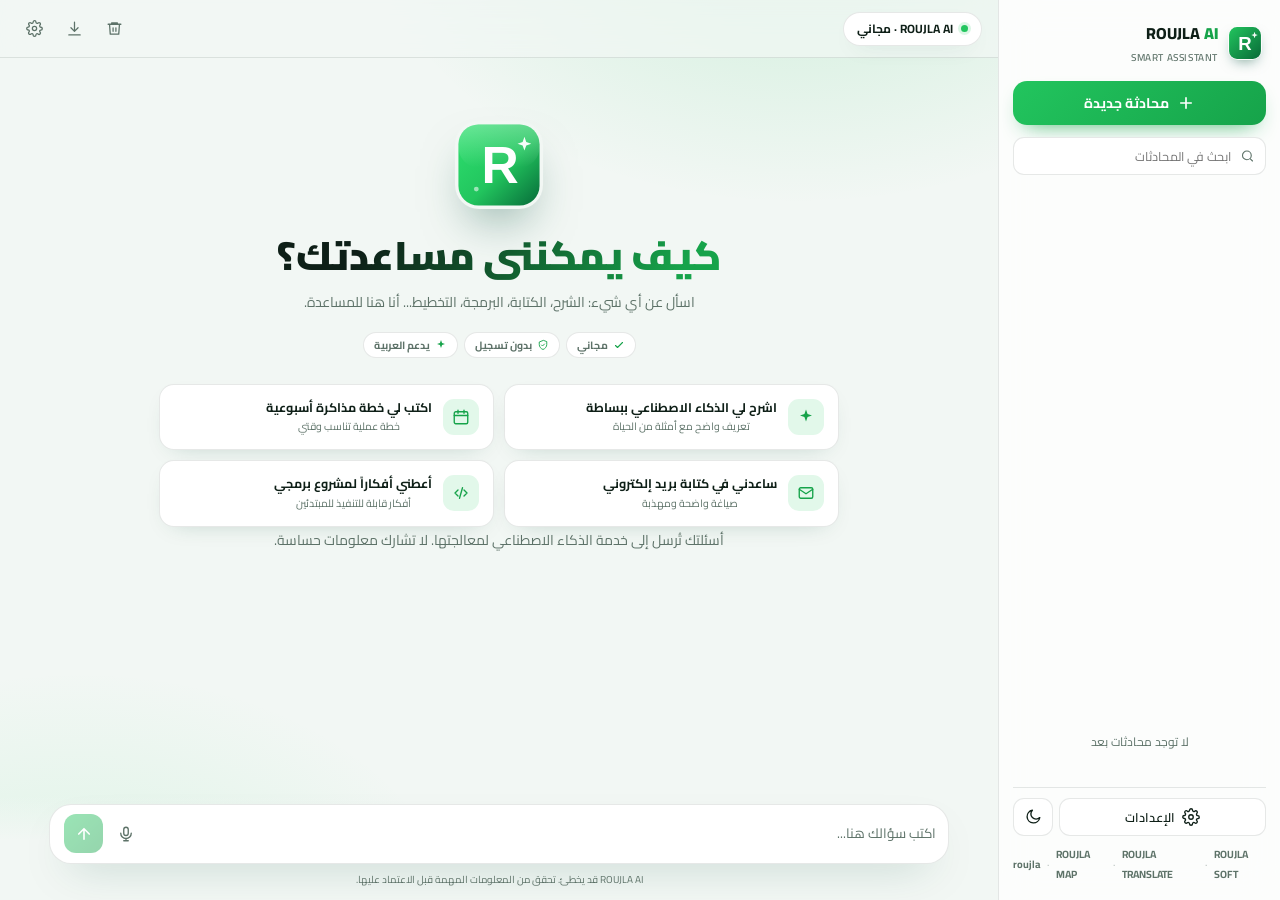
<file: index.html>
<!DOCTYPE html>
<html lang="ar" dir="rtl" class="light">
<head>
<!--
  ROUJLA AI - a free, no-sign-up AI assistant page for GitHub Pages.
  Copyright (c) 2026 ABDELKARIM LAITAR. All rights reserved.
  Copying, reproducing or redistributing this page or its source code without written permission is prohibited.
  Third-party names, logos and trademarks belong to their owners.
-->
<meta charset="UTF-8">
<meta name="viewport" content="width=device-width, initial-scale=1, viewport-fit=cover">
<meta name="color-scheme" content="light dark">
<meta name="theme-color" content="#16a34a">
<meta name="referrer" content="strict-origin-when-cross-origin">
<meta name="description" content="ROUJLA AI — مساعد ذكاء اصطناعي عربي مجاني يجيب على أسئلتك، يشرح، يكتب، يبرمج ويساعدك في التخطيط. بدون تسجيل.">
<title>ROUJLA AI — مساعدك الذكي</title>

<meta property="og:type" content="website">
<meta property="og:title" content="ROUJLA AI — مساعدك الذكي">
<meta property="og:description" content="اسأل أي شيء. إجابات فورية بالعربية، مجاناً وبدون تسجيل.">
<meta property="og:image" content="og.png">
<meta name="twitter:card" content="summary_large_image">

<link rel="icon" href="icon.svg" type="image/svg+xml">
<link rel="apple-touch-icon" href="apple-touch-icon.png">
<link rel="manifest" href="manifest.webmanifest">
<link rel="preconnect" href="https://fonts.googleapis.com">
<link rel="preconnect" href="https://fonts.gstatic.com" crossorigin>
<link href="https://fonts.googleapis.com/css2?family=Cairo:wght@400;500;600;700;800;900&display=swap" rel="stylesheet">
<link rel="stylesheet" href="styles.css">
</head>
<body>

<!-- SVG icon sprite -->
<svg width="0" height="0" style="position:absolute" aria-hidden="true" focusable="false">
  <symbol id="i-menu" viewBox="0 0 24 24"><path d="M4 7h16M4 12h16M4 17h16"/></symbol>
  <symbol id="i-plus" viewBox="0 0 24 24"><path d="M12 5v14M5 12h14"/></symbol>
  <symbol id="i-search" viewBox="0 0 24 24"><circle cx="11" cy="11" r="7"/><path d="m20 20-3.5-3.5"/></symbol>
  <symbol id="i-x" viewBox="0 0 24 24"><path d="M6 6l12 12M18 6 6 18"/></symbol>
  <symbol id="i-settings" viewBox="0 0 24 24"><circle cx="12" cy="12" r="3"/><path d="M19.4 15a1.7 1.7 0 0 0 .34 1.87l.06.06a2 2 0 1 1-2.83 2.83l-.06-.06a1.7 1.7 0 0 0-1.87-.34 1.7 1.7 0 0 0-1 1.56V21a2 2 0 1 1-4 0v-.09a1.7 1.7 0 0 0-1.11-1.56 1.7 1.7 0 0 0-1.87.34l-.06.06a2 2 0 1 1-2.83-2.83l.06-.06A1.7 1.7 0 0 0 4.6 15a1.7 1.7 0 0 0-1.56-1H3a2 2 0 1 1 0-4h.09A1.7 1.7 0 0 0 4.65 8.9a1.7 1.7 0 0 0-.34-1.87l-.06-.06a2 2 0 1 1 2.83-2.83l.06.06A1.7 1.7 0 0 0 9 4.6h.08a1.7 1.7 0 0 0 1-1.56V3a2 2 0 1 1 4 0v.09a1.7 1.7 0 0 0 1 1.56 1.7 1.7 0 0 0 1.87-.34l.06-.06a2 2 0 1 1 2.83 2.83l-.06.06a1.7 1.7 0 0 0-.34 1.87V9c.14.6.6 1.08 1.2 1.22H21a2 2 0 1 1 0 4h-.09a1.7 1.7 0 0 0-1.51 1z"/></symbol>
  <symbol id="i-sun" viewBox="0 0 24 24"><circle cx="12" cy="12" r="4"/><path d="M12 2v2M12 20v2M4.9 4.9l1.4 1.4M17.7 17.7l1.4 1.4M2 12h2M20 12h2M4.9 19.1l1.4-1.4M17.7 6.3l1.4-1.4"/></symbol>
  <symbol id="i-moon" viewBox="0 0 24 24"><path d="M21 12.8A8.5 8.5 0 1 1 11.2 3a6.6 6.6 0 0 0 9.8 9.8z"/></symbol>
  <symbol id="i-trash" viewBox="0 0 24 24"><path d="M3 6h18M8 6V4h8v2M19 6l-1 14H6L5 6"/><path d="M10 11v5M14 11v5"/></symbol>
  <symbol id="i-download" viewBox="0 0 24 24"><path d="M12 3v12M7 11l5 5 5-5"/><path d="M4 21h16"/></symbol>
  <symbol id="i-copy" viewBox="0 0 24 24"><rect x="9" y="9" width="12" height="12" rx="2"/><path d="M5 15H4a1 1 0 0 1-1-1V4a1 1 0 0 1 1-1h10a1 1 0 0 1 1 1v1"/></symbol>
  <symbol id="i-refresh" viewBox="0 0 24 24"><path d="M21 12a9 9 0 1 1-2.64-6.36"/><path d="M21 3v6h-6"/></symbol>
  <symbol id="i-stop" viewBox="0 0 24 24"><rect x="6" y="6" width="12" height="12" rx="2" fill="currentColor" stroke="none"/></symbol>
  <symbol id="i-send" viewBox="0 0 24 24"><path d="M12 19V5M5 12l7-7 7 7" stroke-width="2.2"/></symbol>
  <symbol id="i-mic" viewBox="0 0 24 24"><rect x="9" y="3" width="6" height="11" rx="3"/><path d="M5 11a7 7 0 0 0 14 0M12 18v3M9 21h6"/></symbol>
  <symbol id="i-check" viewBox="0 0 24 24"><path d="m5 13 4 4L19 7" stroke-width="2.2"/></symbol>
  <symbol id="i-spark" viewBox="0 0 24 24"><path d="M12 2l2.1 6.1L20 10l-5.9 1.9L12 18l-2.1-6.1L4 10l5.9-1.9z" fill="currentColor" stroke="none"/></symbol>
  <symbol id="i-book" viewBox="0 0 24 24"><path d="M4 5.5A2.5 2.5 0 0 1 6.5 3H20v16H6.5A2.5 2.5 0 0 0 4 21.5z"/><path d="M4 18.5A2.5 2.5 0 0 1 6.5 16H20"/></symbol>
  <symbol id="i-calendar" viewBox="0 0 24 24"><rect x="3" y="5" width="18" height="16" rx="2"/><path d="M8 3v4M16 3v4M3 10h18"/></symbol>
  <symbol id="i-mail" viewBox="0 0 24 24"><rect x="3" y="5" width="18" height="14" rx="2"/><path d="m3 7 9 6 9-6"/></symbol>
  <symbol id="i-code" viewBox="0 0 24 24"><path d="m8 8-4 4 4 4M16 8l4 4-4 4M14 5l-4 14"/></symbol>
  <symbol id="i-shield" viewBox="0 0 24 24"><path d="M12 3 4.5 6v5c0 4.7 3.2 8.3 7.5 10 4.3-1.7 7.5-5.3 7.5-10V6z"/><path d="m9 12 2 2 4-4"/></symbol>
  <symbol id="i-external" viewBox="0 0 24 24"><path d="M14 4h6v6M20 4l-9 9"/><path d="M19 14v5a1 1 0 0 1-1 1H5a1 1 0 0 1-1-1V6a1 1 0 0 1 1-1h5"/></symbol>
  <symbol id="i-info" viewBox="0 0 24 24"><circle cx="12" cy="12" r="9"/><path d="M12 11v5M12 8h.01"/></symbol>
  <symbol id="i-warning" viewBox="0 0 24 24"><path d="M12 3 2.5 20h19z"/><path d="M12 9v5M12 17h.01"/></symbol>
</svg>

<div class="app">
  <!-- ================= Sidebar ================= -->
  <aside class="sidebar" id="sidebar" aria-label="المحادثات">
    <div class="side-head">
      <a class="brand" href="./" aria-label="ROUJLA AI">
        <svg class="brand-logo" viewBox="0 0 64 64" aria-hidden="true">
          <defs>
            <linearGradient id="brandGrad" x1="0" y1="0" x2="1" y2="1">
              <stop offset="0" stop-color="#22c55e"/>
              <stop offset="1" stop-color="#096a38"/>
            </linearGradient>
          </defs>
          <rect x="2" y="2" width="60" height="60" rx="15" fill="url(#brandGrad)"/>
          <text x="32" y="45" text-anchor="middle" font-family="Segoe UI, Arial, sans-serif"
                font-size="35" font-weight="800" fill="#ffffff">R</text>
          <path d="M50 11l1.6 4.4L56 17l-4.4 1.6L50 23l-1.6-4.4L44 17l4.4-1.6z" fill="#fff" opacity=".95"/>
        </svg>
        <span>
          <span class="brand-name">ROUJLA <b>AI</b></span>
          <span class="brand-sub">SMART ASSISTANT</span>
        </span>
      </a>
      <button class="icon-btn only-mobile" id="closeSide" type="button" title="إغلاق">
        <svg class="ico"><use href="#i-x"/></svg>
      </button>
    </div>

    <button class="new-chat" id="newChat" type="button">
      <svg class="ico"><use href="#i-plus"/></svg>
      <span data-i18n="newChat">محادثة جديدة</span>
    </button>

    <div class="side-search">
      <svg class="ico"><use href="#i-search"/></svg>
      <input id="chatSearch" type="search" autocomplete="off" data-i18n-ph="searchChats" placeholder="ابحث في المحادثات">
    </div>

    <div class="chat-list" id="chatList"></div>
    <div class="chat-empty" id="chatEmpty" data-i18n="emptyChats">لا توجد محادثات بعد</div>

    <div class="side-foot">
      <div class="side-row">
        <button class="side-btn" id="settingsBtn" type="button">
          <svg class="ico"><use href="#i-settings"/></svg>
          <span data-i18n="settings">الإعدادات</span>
        </button>
        <button class="side-btn icon-only" id="themeBtn" type="button" title="المظهر">
          <svg class="ico"><use href="#i-moon"/></svg>
        </button>
      </div>
      <div class="family">
        <a id="familyMain" href="https://abdelkarim-laitar.github.io/roujla/" target="_blank" rel="noopener">roujla</a>
        <span>·</span>
        <a id="familyMap" href="https://abdelkarim-laitar.github.io/roujla-map/" target="_blank" rel="noopener">ROUJLA MAP</a>
        <span>·</span>
        <a id="familyTranslate" href="https://abdelkarim-laitar.github.io/roujla-translate/" target="_blank" rel="noopener">ROUJLA TRANSLATE</a>
        <span>·</span>
        <a id="familySoft" href="https://abdelkarim-laitar.github.io/roujlasoft/" target="_blank" rel="noopener">ROUJLA SOFT</a>
      </div>
    </div>
  </aside>

  <div class="scrim" id="scrim"></div>

  <!-- ================= Main ================= -->
  <main class="main">
    <header class="topbar">
      <button class="icon-btn only-mobile" id="menuBtn" type="button" title="القائمة">
        <svg class="ico"><use href="#i-menu"/></svg>
      </button>
      <button class="model-chip" id="modelChip" type="button" title="الإعدادات">
        <span class="net-dot" id="netDot"></span>
        <span id="modelLabel">ROUJLA AI · مجاني</span>
      </button>
      <div class="top-actions">
        <button class="icon-btn" id="clearChat" type="button" title="حذف المحادثة">
          <svg class="ico"><use href="#i-trash"/></svg>
        </button>
        <button class="icon-btn" id="exportChat" type="button" title="تصدير المحادثة">
          <svg class="ico"><use href="#i-download"/></svg>
        </button>
        <button class="icon-btn" id="topSettings" type="button" title="الإعدادات">
          <svg class="ico"><use href="#i-settings"/></svg>
        </button>
      </div>
    </header>

    <div class="chat-scroll" id="chatScroll">
      <section class="welcome" id="welcome">
        <img class="welcome-logo" src="icon.svg" alt="ROUJLA AI" width="88" height="88">
        <h1 data-i18n="welcomeTitle">كيف يمكنني مساعدتك؟</h1>
        <p data-i18n="welcomeSub">اسأل عن أي شيء: الشرح، الكتابة، البرمجة، التخطيط... أنا هنا للمساعدة.</p>
        <div class="badges">
          <span class="badge"><svg class="ico"><use href="#i-check"/></svg><span data-i18n="badgeFree">مجاني</span></span>
          <span class="badge"><svg class="ico"><use href="#i-shield"/></svg><span data-i18n="badgeNoSignup">بدون تسجيل</span></span>
          <span class="badge"><svg class="ico"><use href="#i-spark"/></svg><span data-i18n="badgeArabic">يدعم العربية</span></span>
        </div>
        <div class="suggestions" id="suggestions"></div>
        <p class="welcome-note" data-i18n="privacyShort">أسئلتك تُرسل إلى خدمة الذكاء الاصطناعي لمعالجتها. لا تشارك معلومات حساسة.</p>
      </section>

      <div class="messages" id="messages" role="log" aria-live="polite" aria-relevant="additions text"></div>
    </div>

    <div class="composer-wrap">
      <form class="composer" id="composer" autocomplete="off">
        <textarea id="prompt" rows="1" maxlength="8000" data-i18n-ph="placeholder"
                  placeholder="اكتب سؤالك هنا..." aria-label="سؤالك"></textarea>
        <div class="composer-tools">
          <button class="tool" id="micBtn" type="button" title="إدخال صوتي" hidden>
            <svg class="ico"><use href="#i-mic"/></svg>
          </button>
          <button class="send" id="sendBtn" type="submit" title="إرسال" aria-label="إرسال">
            <svg class="ico"><use href="#i-send"/></svg>
          </button>
        </div>
      </form>
      <p class="fineprint" data-i18n="disclaimer">ROUJLA AI قد يخطئ. تحقق من المعلومات المهمة قبل الاعتماد عليها.</p>
    </div>
  </main>
</div>

<!-- ================= Settings ================= -->
<div class="modal" id="settingsModal" hidden>
  <div class="modal-panel" role="dialog" aria-modal="true" aria-labelledby="settingsTitle">
    <div class="modal-head">
      <h2 id="settingsTitle" data-i18n="settingsTitle">الإعدادات</h2>
      <button class="icon-btn" id="closeSettings" type="button" title="إغلاق">
        <svg class="ico"><use href="#i-x"/></svg>
      </button>
    </div>

    <form class="modal-body" id="settingsForm">
      <div class="settings-section">
        <h3 data-i18n="provider">مزوّد الذكاء الاصطناعي</h3>
        <div class="provider-grid">
          <label class="provider-card">
            <input type="radio" name="provider" id="providerPollinations" value="pollinations">
            <span class="pc-tick"></span>
            <span>
              <b data-i18n="providerFree">ROUJLA AI المجاني</b>
              <small data-i18n="providerFreeDesc">يعمل مباشرة بدون تسجيل أو مفتاح.</small>
            </span>
          </label>
          <label class="provider-card">
            <input type="radio" name="provider" id="providerCustom" value="custom">
            <span class="pc-tick"></span>
            <span>
              <b data-i18n="providerCustom">واجهة API خاصة</b>
              <small data-i18n="providerCustomDesc">استخدم OpenAI أو أي خدمة متوافقة.</small>
            </span>
          </label>
        </div>
      </div>

      <div id="freeFields">
        <div class="field">
          <label for="freeModel" data-i18n="model">النموذج</label>
          <select class="input" id="freeModel">
            <option value="openai" data-i18n="modelOpenAI">OpenAI — متوازن</option>
            <option value="openai-fast" data-i18n="modelOpenAIFast">OpenAI Fast — أسرع</option>
          </select>
          <span class="hint" data-i18n="modelHint">اختر «سريع» إذا كانت الخدمة المجانية مزدحمة.</span>
        </div>
      </div>

      <div id="customFields" hidden>
        <div class="field">
          <label for="customModel" data-i18n="customModelLabel">اسم النموذج</label>
          <input class="input" id="customModel" type="text" placeholder="gpt-4o-mini" autocomplete="off">
        </div>
        <div class="field">
          <label for="baseUrl" data-i18n="baseUrl">عنوان API</label>
          <input class="input" id="baseUrl" type="url" placeholder="https://api.openai.com/v1" autocomplete="off" spellcheck="false">
          <span class="hint" data-i18n="baseUrlHint">مثال: https://api.openai.com/v1 — يجب أن يسمح الخادم بطلبات المتصفح (CORS).</span>
        </div>
        <div class="field">
          <label for="apiKey" data-i18n="apiKey">مفتاح API</label>
          <div class="key-row">
            <input class="input" id="apiKey" type="password" placeholder="sk-..." autocomplete="off" spellcheck="false">
            <button class="key-toggle" id="toggleKey" type="button" data-i18n="show">إظهار</button>
          </div>
          <span class="hint" data-i18n="apiKeyHint">يُخزَّن في متصفحك فقط ولا يُرسل إلا للخدمة التي تختارها.</span>
        </div>
      </div>

      <div class="field">
        <label for="temperature" data-i18n="temperature">الإبداع (temperature)</label>
        <div class="range-row">
          <input id="temperature" type="range" min="0" max="1.5" step="0.1" value="0.7">
          <span class="range-val" id="tempValue">0.7</span>
        </div>
        <span class="hint" data-i18n="temperatureHint">قيمة أقل = إجابات أدق ومباشرة، قيمة أعلى = إجابات أكثر تنوعاً.</span>
      </div>

      <div class="field">
        <label for="systemPrompt" data-i18n="systemPrompt">تعليمات المساعد</label>
        <textarea class="input" id="systemPrompt" rows="3" data-i18n-ph="systemHint"
                  placeholder="اتركه فارغاً لاستخدام التعليمات الافتراضية."></textarea>
        <span class="hint" data-i18n="systemHint">اتركه فارغاً لاستخدام التعليمات الافتراضية.</span>
      </div>

      <div class="settings-section" style="margin-top:22px">
        <h3 data-i18n="appearance">المظهر واللغة</h3>
        <div class="two-col">
          <div class="field" style="margin-top:0">
            <label for="uiLang" data-i18n="uiLanguage">لغة الواجهة</label>
            <select class="input" id="uiLang">
              <option value="ar">العربية</option>
              <option value="en">English</option>
            </select>
          </div>
          <div class="field" style="margin-top:0">
            <label for="uiTheme" data-i18n="themeLabel">المظهر</label>
            <select class="input" id="uiTheme">
              <option value="light" data-i18n="light">فاتح</option>
              <option value="dark" data-i18n="dark">داكن</option>
              <option value="system" data-i18n="system">حسب النظام</option>
            </select>
          </div>
        </div>
      </div>

      <div class="settings-section">
        <h3 data-i18n="data">البيانات</h3>
        <div class="data-actions">
          <button class="btn btn-ghost" id="exportDataBtn" type="button">
            <svg class="ico"><use href="#i-download"/></svg>
            <span data-i18n="exportAll">تصدير المحادثات</span>
          </button>
          <button class="btn btn-danger" id="clearAllBtn" type="button">
            <svg class="ico"><use href="#i-trash"/></svg>
            <span data-i18n="clearAll">حذف كل البيانات</span>
          </button>
        </div>
      </div>

      <div class="note">
        <svg class="ico"><use href="#i-warning"/></svg>
        <span data-i18n="privacyNote">تنبيه: أسئلتك تُرسل إلى مزوّد الخدمة لمعالجتها. لا تشارك معلومات شخصية أو حساسة. تُحفظ محادثاتك في متصفحك فقط.</span>
      </div>
    </form>

    <div class="modal-foot">
      <button class="btn btn-ghost" id="cancelSettings" type="button" data-i18n="cancel">إلغاء</button>
      <button class="btn btn-primary" id="saveSettings" type="submit" form="settingsForm" data-i18n="save">حفظ</button>
    </div>
  </div>
</div>

<div class="toast" id="toast" role="status" aria-live="polite"></div>

<noscript>
  <div style="position:fixed;inset:0;display:grid;place-items:center;background:#fff;color:#111;z-index:999;padding:24px;text-align:center">
    ROUJLA AI يحتاج إلى JavaScript للعمل. / ROUJLA AI needs JavaScript to work.
  </div>
</noscript>

<script src="config.js"></script>
<script src="app.js"></script>
<script src="chat.js"></script>
</body>
</html>
</file>
<file: styles.css>
/* ============================================================
   ROUJLA AI - interface styles
   Copyright (c) 2026 ABDELKARIM LAITAR. All rights reserved.
   ============================================================ */

:root{
  --brand:#16a34a;
  --brand-2:#22c55e;
  --brand-3:#4ade80;
  --brand-ink:#064e3b;
  --bg:#f2f7f4;
  --glow-1:rgba(34,197,94,.18);
  --glow-2:rgba(74,222,128,.14);
  --side:rgba(255,255,255,.74);
  --surface:#ffffff;
  --surface-2:#eef6f1;
  --text:#0e1f17;
  --muted:#5d7268;
  --border:rgba(14,31,23,.10);
  --border-strong:rgba(14,31,23,.18);
  --shadow:0 18px 45px -22px rgba(6,78,59,.35);
  --shadow-soft:0 8px 24px -14px rgba(6,78,59,.28);
  --user-1:#16a34a;
  --user-2:#0f8a3f;
  --danger:#dc2626;
  --radius:18px;
  --font:'Cairo', system-ui, -apple-system, 'Segoe UI', Tahoma, sans-serif;
}

html.dark{
  --bg:#07110c;
  --glow-1:rgba(34,197,94,.16);
  --glow-2:rgba(74,222,128,.08);
  --side:rgba(12,24,18,.82);
  --surface:#0e1b15;
  --surface-2:#14241c;
  --text:#e9f4ee;
  --muted:#9ab2a5;
  --border:rgba(255,255,255,.10);
  --border-strong:rgba(255,255,255,.20);
  --shadow:0 18px 45px -20px rgba(0,0,0,.65);
  --shadow-soft:0 8px 24px -16px rgba(0,0,0,.6);
  --user-1:#15803d;
  --user-2:#0f6b34;
}

*,*::before,*::after{box-sizing:border-box}
[hidden]{display:none!important}
html,body{height:100%}
body{
  margin:0;
  font-family:var(--font);
  background:var(--bg);
  color:var(--text);
  overflow:hidden;
  -webkit-font-smoothing:antialiased;
  text-rendering:optimizeLegibility;
}
button,input,textarea,select{font:inherit;color:inherit}
button{cursor:pointer;border:0;background:none;padding:0}
a{color:var(--brand);text-decoration:none}
::selection{background:rgba(34,197,94,.28)}
:focus-visible{outline:2px solid var(--brand);outline-offset:2px}

.ico{width:18px;height:18px;fill:none;stroke:currentColor;stroke-width:1.8;stroke-linecap:round;stroke-linejoin:round;flex:none}

/* ============ Shell ============ */
.app{display:flex;height:100dvh;overflow:hidden}

.main{
  position:relative;
  flex:1;
  min-width:0;
  display:flex;
  flex-direction:column;
  overflow:hidden;
}
.main::before{
  content:"";
  position:absolute;
  inset:0;
  pointer-events:none;
  background:
    radial-gradient(620px 420px at 80% -10%, var(--glow-1), transparent 70%),
    radial-gradient(540px 380px at 8% 105%, var(--glow-2), transparent 72%);
}

/* ============ Sidebar ============ */
.sidebar{
  width:282px;
  flex:0 0 282px;
  display:flex;
  flex-direction:column;
  gap:12px;
  padding:14px;
  background:var(--side);
  border-inline-end:1px solid var(--border);
  backdrop-filter:blur(18px) saturate(1.1);
  z-index:40;
}
.side-head{display:flex;align-items:center;justify-content:space-between;gap:8px;padding:4px 4px 2px}
.brand{display:flex;align-items:center;gap:10px;min-width:0}
.brand-logo{width:34px;height:34px;border-radius:10px;box-shadow:0 6px 14px -6px rgba(6,78,59,.6);flex:none}
.brand-name{font-size:16px;font-weight:800;letter-spacing:.01em;color:var(--text);direction:ltr;white-space:nowrap}
.brand-name b{color:var(--brand);font-weight:900}
.brand-sub{display:block;font-size:10px;color:var(--muted);font-weight:600;letter-spacing:.06em;direction:ltr}

.new-chat{
  display:flex;align-items:center;justify-content:center;gap:8px;
  height:44px;border-radius:14px;
  background:linear-gradient(135deg,var(--brand-2),var(--brand));
  color:#fff;font-weight:700;font-size:14px;
  box-shadow:0 10px 22px -12px rgba(22,163,74,.9);
  transition:transform .15s ease, filter .15s ease;
}
.new-chat:hover{transform:translateY(-1px);filter:brightness(1.04)}
.new-chat:active{transform:translateY(0)}
.new-chat .ico{stroke-width:2.2}

.side-search{position:relative}
.side-search .ico{position:absolute;inset-inline-start:11px;top:50%;transform:translateY(-50%);width:15px;height:15px;color:var(--muted)}
.side-search input{
  width:100%;height:38px;border-radius:11px;
  border:1px solid var(--border);background:var(--surface);
  padding-inline:34px 10px;font-size:12.5px;outline:none;
}
.side-search input:focus{border-color:var(--brand);box-shadow:0 0 0 3px rgba(34,197,94,.15)}

.chat-list{flex:1;overflow:auto;display:flex;flex-direction:column;gap:3px;padding:2px;margin-inline:-2px}
.chat-item{
  position:relative;display:flex;flex-direction:column;gap:1px;
  padding:9px 10px;border-radius:11px;cursor:pointer;
  border:1px solid transparent;transition:background .12s ease,border-color .12s ease;
  min-height:46px;justify-content:center;
}
.chat-item:hover{background:rgba(34,197,94,.09)}
.chat-item.active{background:rgba(34,197,94,.14);border-color:rgba(34,197,94,.28)}
.ci-title{
  font-size:12.5px;font-weight:600;color:var(--text);
  white-space:nowrap;overflow:hidden;text-overflow:ellipsis;
  padding-inline-end:26px;
}
.ci-date{font-size:10px;color:var(--muted);font-weight:500}
.ci-del{
  position:absolute;inset-inline-end:6px;top:50%;transform:translateY(-50%);
  width:26px;height:26px;border-radius:8px;display:grid;place-items:center;
  color:var(--muted);opacity:0;transition:opacity .12s ease,background .12s ease;
}
.ci-del .ico{width:14px;height:14px}
.chat-item:hover .ci-del,.chat-item:focus-within .ci-del,.chat-item.active .ci-del{opacity:1}
.ci-del:hover{background:rgba(220,38,38,.12);color:var(--danger)}
.chat-empty{padding:22px 10px;text-align:center;font-size:12px;color:var(--muted);line-height:1.8}

.side-foot{display:flex;flex-direction:column;gap:6px;border-top:1px solid var(--border);padding-top:10px}
.side-row{display:flex;gap:6px}
.side-btn{
  flex:1;display:flex;align-items:center;justify-content:center;gap:7px;
  height:38px;border-radius:11px;font-size:12.5px;font-weight:600;
  color:var(--text);border:1px solid var(--border);background:var(--surface);
  transition:background .12s ease,border-color .12s ease;
}
.side-btn:hover{background:var(--surface-2);border-color:var(--border-strong)}
.side-btn.icon-only{flex:0 0 40px}
.family{
  display:flex;align-items:center;justify-content:center;gap:7px;
  font-size:10.5px;color:var(--muted);direction:ltr;padding:2px 0 2px;
}
.family a{color:var(--muted);font-weight:700}
.family a:hover{color:var(--brand)}
.family span{opacity:.5}

/* ============ Top bar ============ */
.topbar{
  position:relative;z-index:10;
  display:flex;align-items:center;gap:10px;
  height:58px;flex:none;padding:0 16px;
  border-bottom:1px solid var(--border);
  background:color-mix(in srgb, var(--bg) 72%, transparent);
  backdrop-filter:blur(14px);
}
.model-chip{
  display:flex;align-items:center;gap:8px;
  height:34px;padding:0 13px;border-radius:999px;
  border:1px solid var(--border);background:var(--surface);
  font-size:12px;font-weight:700;color:var(--text);
  box-shadow:var(--shadow-soft);white-space:nowrap;
}
.model-chip:hover{border-color:var(--border-strong)}
.net-dot{width:7px;height:7px;border-radius:50%;background:#22c55e;box-shadow:0 0 0 3px rgba(34,197,94,.16);flex:none}
.net-dot.off{background:#f59e0b;box-shadow:0 0 0 3px rgba(245,158,11,.18)}
.top-actions{display:flex;align-items:center;gap:4px;margin-inline-start:auto}
.icon-btn{
  width:36px;height:36px;border-radius:10px;display:grid;place-items:center;
  color:var(--muted);transition:background .12s ease,color .12s ease;
}
.icon-btn:hover{background:var(--surface-2);color:var(--text)}
.icon-btn .ico{width:17px;height:17px}
.only-mobile{display:none}

/* ============ Chat area ============ */
.chat-scroll{
  position:relative;z-index:1;flex:1;overflow-y:auto;overflow-x:hidden;
  scroll-behavior:smooth;overscroll-behavior:contain;
}
.chat-scroll::-webkit-scrollbar{width:10px}
.chat-scroll::-webkit-scrollbar-thumb{background:var(--border-strong);border-radius:8px;border:3px solid transparent;background-clip:content-box}
.chat-scroll::-webkit-scrollbar-track{background:transparent}

.welcome{
  max-width:780px;margin:0 auto;
  padding:clamp(26px,7vh,72px) 20px 30px;
  display:flex;flex-direction:column;align-items:center;text-align:center;
}
.welcome-logo{
  width:88px;height:88px;border-radius:24px;
  box-shadow:0 24px 50px -20px rgba(6,78,59,.6), 0 0 0 1px rgba(255,255,255,.06);
  animation:floaty 6s ease-in-out infinite;
}
@keyframes floaty{0%,100%{transform:translateY(0)}50%{transform:translateY(-7px)}}
.welcome h1{
  margin:22px 0 8px;font-size:clamp(26px,4.6vw,40px);font-weight:900;
  letter-spacing:-.01em;line-height:1.25;
  background:linear-gradient(120deg,var(--text) 20%,var(--brand) 90%);
  -webkit-background-clip:text;background-clip:text;color:transparent;
}
.welcome p{margin:0;max-width:560px;color:var(--muted);font-size:14px;line-height:1.9}
.badges{display:flex;flex-wrap:wrap;justify-content:center;gap:6px;margin:16px 0 26px}
.badge{
  display:inline-flex;align-items:center;gap:5px;height:26px;padding:0 10px;
  border-radius:999px;border:1px solid var(--border);background:var(--surface);
  font-size:10.5px;font-weight:700;color:var(--muted);
}
.badge .ico{width:12px;height:12px;color:var(--brand)}

.suggestions{display:grid;grid-template-columns:repeat(2,minmax(0,1fr));gap:10px;width:100%;max-width:680px;text-align:start}
.sugg{
  display:flex;align-items:flex-start;gap:11px;
  padding:14px;border-radius:15px;border:1px solid var(--border);
  background:var(--surface);box-shadow:var(--shadow-soft);
  transition:transform .16s ease,border-color .16s ease,box-shadow .16s ease;
}
.sugg:hover{transform:translateY(-2px);border-color:rgba(34,197,94,.45);box-shadow:var(--shadow)}
.sugg-ico{
  width:36px;height:36px;border-radius:11px;display:grid;place-items:center;flex:none;
  background:rgba(34,197,94,.13);color:var(--brand);
}
.sugg-ico .ico{width:18px;height:18px}
.sugg b{display:block;font-size:12.5px;font-weight:700;line-height:1.5;color:var(--text)}
.sugg small{display:block;margin-top:2px;font-size:10.5px;color:var(--muted);line-height:1.5}
.welcome-note{margin-top:22px;font-size:10.5px;color:var(--muted);line-height:1.7}

.messages{max-width:920px;margin:0 auto;padding:22px 0 14px}
.msg{display:flex;align-items:flex-start;gap:10px;padding:0 20px;margin-bottom:20px;animation:rise .22s ease-out}
@keyframes rise{from{opacity:0;transform:translateY(7px)}to{opacity:1;transform:none}}
.msg.user{justify-content:flex-end}
.avatar{
  width:32px;height:32px;border-radius:10px;flex:none;overflow:hidden;
  box-shadow:0 6px 14px -8px rgba(6,78,59,.6);
}
.avatar img{width:100%;height:100%;display:block}
.msg-body{max-width:min(78%,720px);min-width:0;display:flex;flex-direction:column;align-items:flex-start}
.msg.user .msg-body{align-items:flex-end}
.bubble{
  padding:13px 16px;border-radius:17px;font-size:13.5px;line-height:1.9;
  overflow-wrap:anywhere;
}
.msg.assistant .bubble{
  background:var(--surface);border:1px solid var(--border);
  box-shadow:var(--shadow-soft);
  border-start-start-radius:6px;
}
.msg.user .bubble{
  background:linear-gradient(135deg,var(--user-1),var(--user-2));
  color:#fff;border-start-end-radius:6px;
  box-shadow:0 10px 24px -14px rgba(22,163,74,.8);
}
.msg.user .bubble p{margin:0;white-space:pre-wrap}
.msg-actions{display:flex;gap:2px;margin-top:5px;opacity:0;transition:opacity .15s ease}
.msg:hover .msg-actions,.msg:focus-within .msg-actions{opacity:1}
.act{
  width:27px;height:27px;border-radius:7px;display:grid;place-items:center;
  color:var(--muted);
}
.act:hover{background:var(--surface-2);color:var(--text)}
.act .ico{width:14px;height:14px}

.typing{display:inline-flex;gap:4px;align-items:center;margin-inline-end:9px;vertical-align:middle}
.typing i{width:6px;height:6px;border-radius:50%;background:var(--brand);display:block;animation:bounce 1.2s infinite}
.typing i:nth-child(2){animation-delay:.15s}
.typing i:nth-child(3){animation-delay:.3s}
@keyframes bounce{0%,60%,100%{transform:translateY(0);opacity:.45}30%{transform:translateY(-5px);opacity:1}}
.think{font-size:11.5px;color:var(--muted);vertical-align:middle}
.think-time{font-variant-numeric:tabular-nums}

.msg.has-error .bubble{border-color:rgba(220,38,38,.3);background:rgba(220,38,38,.05)}
.err b{display:block;font-size:12px;color:var(--danger);margin-bottom:3px}
.err p{margin:0;font-size:12.5px;color:var(--text);line-height:1.8}
.err-actions{margin-top:9px}
.stopped{display:flex;align-items:center;gap:10px;flex-wrap:wrap;color:var(--muted);font-size:12.5px}
.btn-mini{
  display:inline-flex;align-items:center;gap:5px;height:28px;padding:0 10px;
  border-radius:8px;border:1px solid var(--border);background:var(--surface);
  font-size:11px;font-weight:700;color:var(--text);
}
.btn-mini:hover{background:var(--surface-2)}
.btn-mini .ico{width:13px;height:13px}

/* Markdown */
.md p{margin:0 0 .7em}
.md p:last-child{margin-bottom:0}
.md h1,.md h2,.md h3{margin:.9em 0 .45em;line-height:1.35;font-weight:800}
.md h1{font-size:1.35em}.md h2{font-size:1.2em}.md h3{font-size:1.08em}
.md h1:first-child,.md h2:first-child,.md h3:first-child{margin-top:0}
.md ul,.md ol{margin:.5em 0 .7em;padding-inline-start:1.45em}
.md li{margin:.18em 0}
.md blockquote{margin:.6em 0;padding-inline-start:12px;border-inline-start:3px solid var(--brand);color:var(--muted)}
.md hr{border:0;border-top:1px solid var(--border);margin:1em 0}
.md code{font-family:ui-monospace,SFMono-Regular,Consolas,'Courier New',monospace;font-size:.88em;
  background:rgba(34,197,94,.12);padding:.14em .38em;border-radius:5px;direction:ltr;unicode-bidi:embed}
.md pre{
  position:relative;margin:.7em 0;padding:0;border-radius:11px;overflow:hidden;
  background:#0a1510;color:#d9f7e6;direction:ltr;text-align:left;
  border:1px solid rgba(255,255,255,.08);
}
.md pre .pre-head{
  display:flex;align-items:center;justify-content:space-between;gap:10px;
  padding:6px 10px;background:rgba(255,255,255,.05);
  font-size:10px;letter-spacing:.06em;text-transform:uppercase;color:#8fb7a3;
}
.md pre .copy-code{font-size:10px;color:#b9e6cd;padding:2px 7px;border-radius:5px;background:rgba(255,255,255,.07)}
.md pre .copy-code:hover{background:rgba(255,255,255,.14)}
.md pre code{display:block;padding:12px 14px;overflow:auto;background:none;font-size:12px;line-height:1.7}
.md a{text-decoration:underline;text-underline-offset:2px}
.md strong{font-weight:800}
.md del{opacity:.7}
.md table{width:100%;border-collapse:collapse;margin:.7em 0;font-size:12px}
.md th,.md td{border:1px solid var(--border);padding:6px 9px;text-align:start}
.md th{background:var(--surface-2);font-weight:700}

/* ============ Composer ============ */
.composer-wrap{
  position:relative;z-index:9;flex:none;
  padding:8px 18px calc(12px + env(safe-area-inset-bottom));
  background:linear-gradient(to top,var(--bg) 58%,transparent);
}
.composer{
  max-width:900px;margin:0 auto;
  display:flex;align-items:flex-end;gap:8px;
  padding:9px 10px 9px 14px;
  background:var(--surface);border:1px solid var(--border);
  border-radius:22px;box-shadow:var(--shadow);
  transition:border-color .15s ease,box-shadow .15s ease;
}
.composer:focus-within{border-color:rgba(34,197,94,.55);box-shadow:0 0 0 3px rgba(34,197,94,.14),var(--shadow)}
.composer textarea{
  flex:1;min-width:0;max-height:200px;resize:none;border:0;outline:0;background:none;
  padding:8px 2px;line-height:1.75;font-size:13.5px;
}
.composer textarea::placeholder{color:var(--muted)}
.composer-tools{display:flex;align-items:center;gap:5px;padding-bottom:1px}
.tool{width:36px;height:36px;border-radius:10px;display:grid;place-items:center;color:var(--muted)}
.tool:hover{background:var(--surface-2);color:var(--text)}
.tool.rec{color:var(--danger);background:rgba(220,38,38,.1);animation:pulse 1.2s infinite}
@keyframes pulse{0%,100%{opacity:1}50%{opacity:.5}}
.send{
  width:39px;height:39px;border-radius:12px;display:grid;place-items:center;
  background:linear-gradient(135deg,var(--brand-2),var(--brand));color:#fff;
  box-shadow:0 8px 18px -9px rgba(22,163,74,.9);
  transition:filter .15s ease,transform .15s ease,opacity .15s ease;
}
.send:hover:not(:disabled){filter:brightness(1.06);transform:translateY(-1px)}
.send:disabled{opacity:.45;cursor:not-allowed;box-shadow:none}
.send .ico{width:18px;height:18px;stroke-width:2.2}
.send.stop{background:linear-gradient(135deg,#ef4444,#b91c1c)}
.fineprint{
  max-width:900px;margin:8px auto 0;text-align:center;
  font-size:10px;color:var(--muted);line-height:1.6;
}

/* ============ Sidebar backdrop ============ */
.scrim{display:none}

/* ============ Modal ============ */
.modal{
  position:fixed;inset:0;z-index:90;display:grid;place-items:center;
  padding:14px;background:rgba(3,12,8,.55);backdrop-filter:blur(7px);
}
.modal-panel{
  width:min(640px,100%);max-height:min(88dvh,820px);overflow:auto;
  background:var(--surface);border:1px solid var(--border);border-radius:22px;
  box-shadow:0 40px 80px -30px rgba(0,0,0,.55);
  animation:pop .18s ease-out;
}
@keyframes pop{from{opacity:0;transform:translateY(10px) scale(.985)}to{opacity:1;transform:none}}
.modal-head{
  position:sticky;top:0;z-index:2;
  display:flex;align-items:center;justify-content:space-between;gap:10px;
  padding:16px 20px;border-bottom:1px solid var(--border);
  background:var(--surface);
}
.modal-head h2{margin:0;font-size:17px;font-weight:800}
.modal-body{padding:18px 20px}
.modal-foot{
  position:sticky;bottom:0;display:flex;justify-content:flex-end;gap:8px;
  padding:13px 20px;border-top:1px solid var(--border);background:var(--surface);
}
.btn{
  display:inline-flex;align-items:center;justify-content:center;gap:6px;
  height:38px;padding:0 16px;border-radius:11px;font-size:12.5px;font-weight:700;
}
.btn-primary{background:var(--brand);color:#fff}
.btn-primary:hover{background:#15803d}
.btn-ghost{border:1px solid var(--border);color:var(--text);background:var(--surface)}
.btn-ghost:hover{background:var(--surface-2)}
.btn-danger{background:rgba(220,38,38,.1);color:var(--danger);border:1px solid rgba(220,38,38,.25)}
.btn-danger:hover{background:rgba(220,38,38,.16)}
.btn .ico{width:15px;height:15px}

.settings-section{margin-bottom:20px}
.settings-section>h3{
  margin:0 0 9px;font-size:10.5px;font-weight:800;letter-spacing:.12em;
  text-transform:uppercase;color:var(--muted);
}
.provider-grid{display:grid;grid-template-columns:1fr 1fr;gap:8px}
.provider-card{
  position:relative;display:flex;gap:9px;align-items:flex-start;
  padding:11px;border-radius:12px;border:1px solid var(--border);background:var(--surface);
  cursor:pointer;
}
.provider-card:hover{border-color:var(--border-strong)}
.provider-card:has(input:checked){border-color:var(--brand);background:rgba(34,197,94,.06);box-shadow:0 0 0 2px rgba(34,197,94,.12)}
.provider-card input{position:absolute;opacity:0;pointer-events:none}
.provider-card .pc-tick{
  width:16px;height:16px;border-radius:50%;border:2px solid var(--border-strong);
  flex:none;margin-top:2px;display:grid;place-items:center;
}
.provider-card:has(input:checked) .pc-tick{border-color:var(--brand);background:var(--brand)}
.provider-card:has(input:checked) .pc-tick::after{content:"";width:5px;height:5px;border-radius:50%;background:#fff}
.provider-card b{display:block;font-size:12px;font-weight:700}
.provider-card small{display:block;margin-top:2px;font-size:10px;color:var(--muted);line-height:1.55}
.field{display:flex;flex-direction:column;gap:5px;margin-top:12px}
.field label{font-size:11.5px;font-weight:700;color:var(--text)}
.field .hint{font-size:10px;color:var(--muted);line-height:1.55}
.input,select.input,textarea.input{
  width:100%;border:1px solid var(--border);background:var(--surface-2);
  border-radius:10px;padding:9px 11px;font-size:12.5px;outline:none;
}
.input:focus{border-color:var(--brand);box-shadow:0 0 0 3px rgba(34,197,94,.13)}
textarea.input{resize:vertical;min-height:86px;line-height:1.7}
select.input{
  appearance:none;
  background-image:url("data:image/svg+xml,%3Csvg xmlns='http://www.w3.org/2000/svg' viewBox='0 0 24 24' fill='none' stroke='%237a8f84' stroke-width='2' stroke-linecap='round' stroke-linejoin='round'%3E%3Cpath d='m6 9 6 6 6-6'/%3E%3C/svg%3E");
  background-repeat:no-repeat;
  background-position:right 12px center;
  background-size:12px 12px;
  padding-inline-end:34px;
}
html[dir="rtl"] select.input{background-position:left 12px center}
.range-row{display:flex;align-items:center;gap:10px}
.range-row input[type=range]{flex:1;accent-color:var(--brand)}
.range-val{min-width:34px;text-align:center;font-size:11px;font-weight:800;color:var(--brand);
  background:rgba(34,197,94,.1);border-radius:7px;padding:4px 6px;font-variant-numeric:tabular-nums}
.two-col{display:grid;grid-template-columns:1fr 1fr;gap:10px}
.key-row{position:relative}
.key-row .input{padding-inline-end:64px}
.key-toggle{position:absolute;inset-inline-end:5px;top:50%;transform:translateY(-50%);
  height:26px;padding:0 8px;border-radius:6px;font-size:10px;font-weight:700;color:var(--muted)}
.key-toggle:hover{background:var(--surface);color:var(--text)}
.note{
  display:flex;gap:8px;padding:10px 12px;border-radius:10px;
  background:rgba(245,158,11,.08);border:1px solid rgba(245,158,11,.22);
  font-size:10.5px;line-height:1.7;color:var(--text);
}
.note .ico{color:#d97706;margin-top:2px}
.data-actions{display:flex;flex-wrap:wrap;gap:7px}

/* ============ Toast ============ */
.toast{
  position:fixed;bottom:26px;left:50%;transform:translate(-50%,16px);
  z-index:120;max-width:min(90vw,420px);
  background:#0d1f17;color:#e9f7ef;border:1px solid rgba(255,255,255,.12);
  padding:10px 16px;border-radius:999px;font-size:12px;font-weight:600;
  box-shadow:0 18px 40px -18px rgba(0,0,0,.7);
  opacity:0;pointer-events:none;transition:opacity .2s ease,transform .2s ease;
  text-align:center;
}
.toast.show{opacity:1;transform:translate(-50%,0)}

/* ============ Responsive ============ */
@media (max-width:900px){
  .sidebar{
    position:fixed;inset-block:0;inset-inline-start:0;width:286px;flex-basis:286px;
    transform:translateX(-104%);transition:transform .24s cubic-bezier(.2,.7,.2,1);
    box-shadow:0 0 60px rgba(0,0,0,.35);
  }
  html[dir="rtl"] .sidebar{transform:translateX(104%)}
  .sidebar.open{transform:translateX(0)}
  .scrim{
    display:block;position:fixed;inset:0;z-index:35;background:rgba(3,12,8,.45);
    opacity:0;pointer-events:none;transition:opacity .2s ease;backdrop-filter:blur(2px);
  }
  .scrim.show{opacity:1;pointer-events:auto}
  .only-mobile{display:grid}
  .topbar{padding:0 10px}
  .messages{padding-top:16px}
  .msg{padding:0 14px}
  .msg-body{max-width:84%}
  .composer-wrap{padding-inline:10px}
}
@media (max-width:560px){
  .welcome{padding-top:30px}
  .welcome-logo{width:72px;height:72px;border-radius:20px}
  .suggestions{grid-template-columns:1fr}
  .badge{height:24px;font-size:10px}
  .msg-body{max-width:88%}
  .bubble{font-size:13px;padding:11px 13px}
  .model-chip{font-size:11px;padding:0 10px}
  .provider-grid{grid-template-columns:1fr}
  .two-col{grid-template-columns:1fr}
  .top-actions .icon-btn{width:33px}
}
@media (prefers-reduced-motion:reduce){
  *,*::before,*::after{animation-duration:.001ms!important;animation-iteration-count:1!important;transition-duration:.001ms!important}
  .chat-scroll{scroll-behavior:auto}
}
</file>
